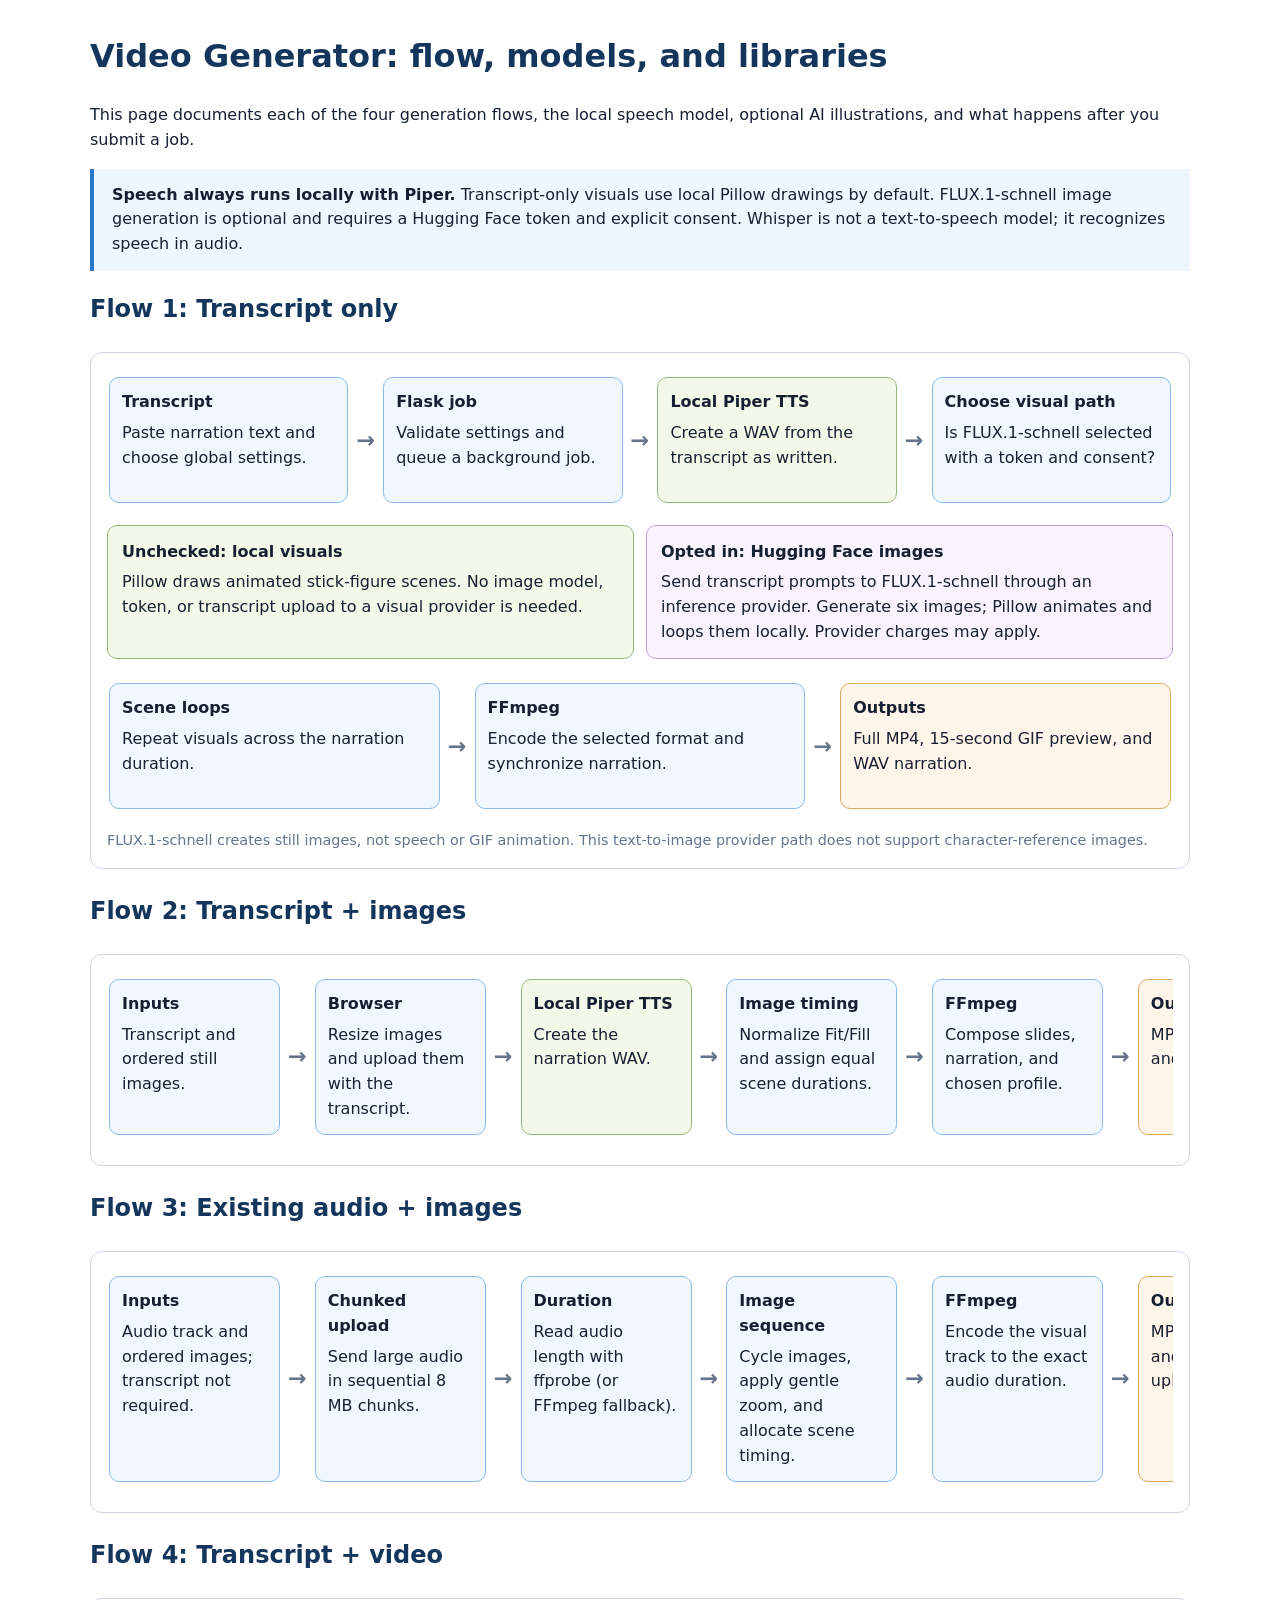
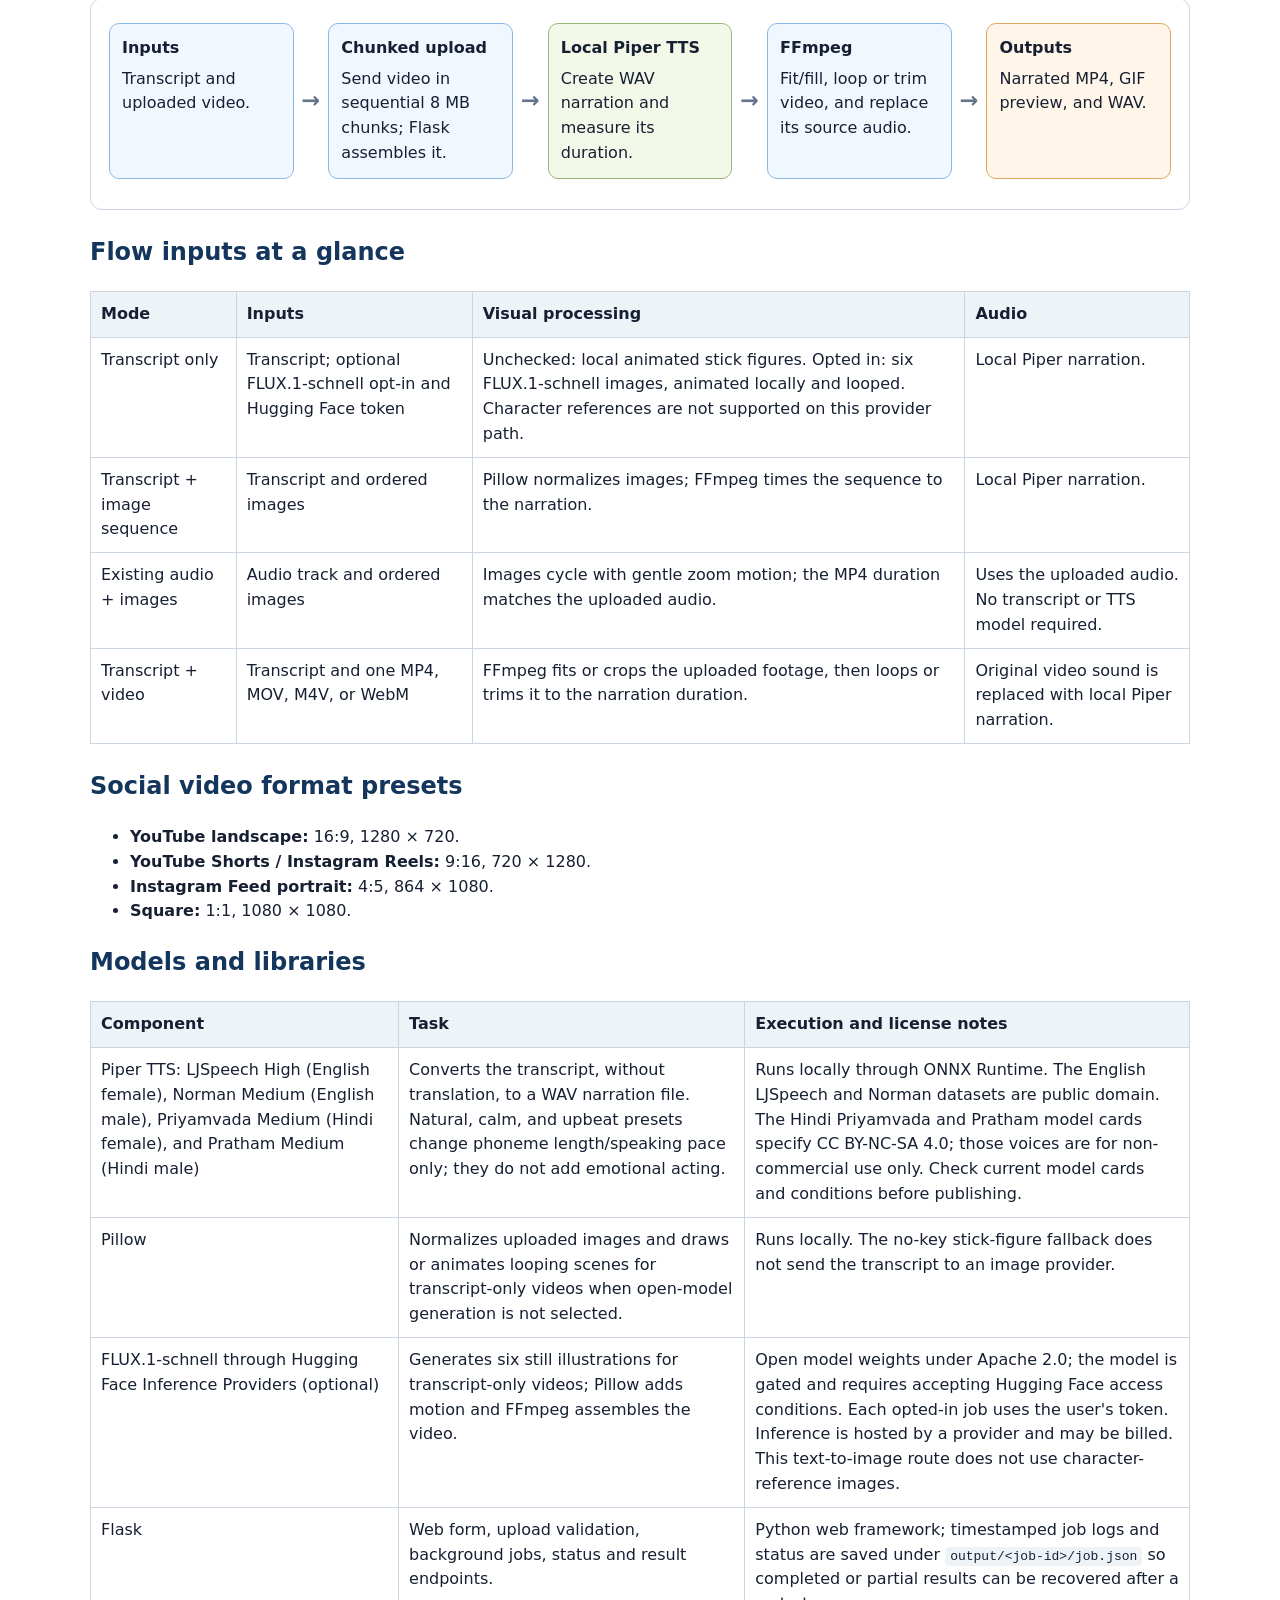
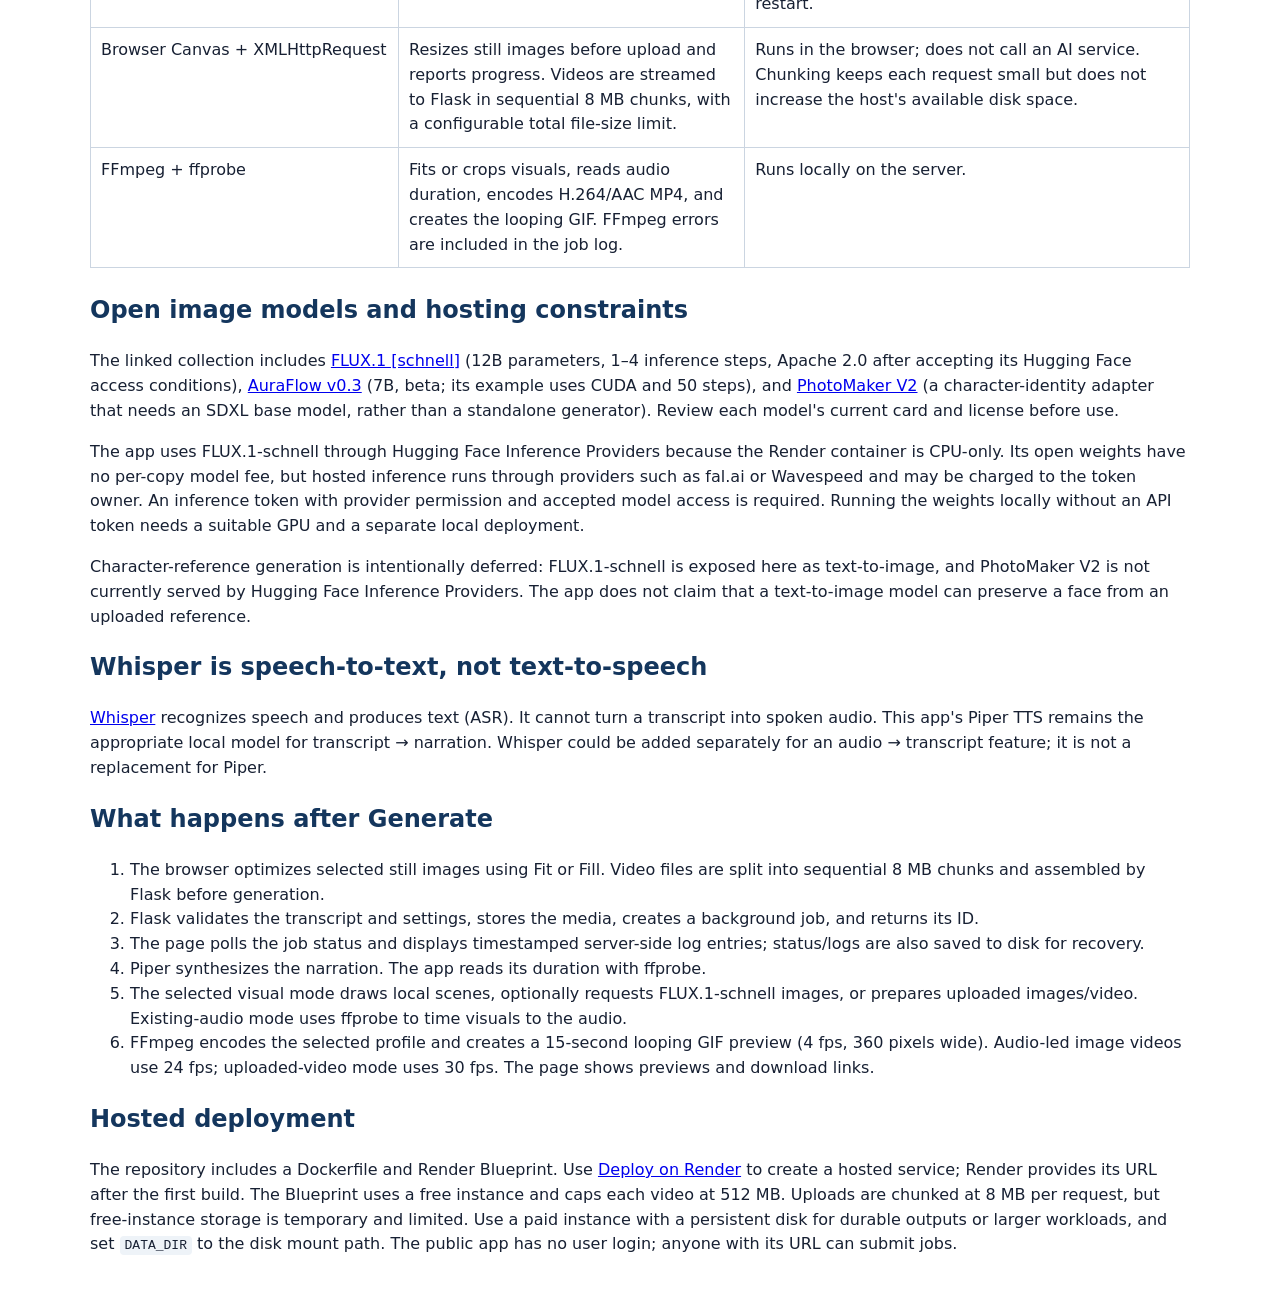
<file: docs/video-generation-flow.html>
<!doctype html>
<html lang="en">
  <head>
    <meta charset="utf-8">
    <meta name="viewport" content="width=device-width, initial-scale=1">
    <title>Video Generator - Flow and Models</title>
    <style>
      :root { color-scheme: light; font-family: system-ui, sans-serif; line-height: 1.55; }
      body { max-width: 1100px; margin: 32px auto; padding: 0 20px; color: #172033; }
      h1, h2 { color: #14365d; }
      .callout { padding: 14px 18px; border-left: 4px solid #2878c8; background: #eef6ff; }
      .flow { margin: 24px 0; padding: 16px; border: 1px solid #cbd5e1; border-radius: 12px; }
      .flow-track { display: flex; align-items: stretch; gap: 8px; overflow-x: auto; padding: 8px 2px 14px; }
      .flow-step { flex: 1 0 145px; min-height: 100px; padding: 12px; border: 1px solid #8bb9e7; border-radius: 10px; background: #f1f7ff; }
      .flow-step.audio { border-color: #9ab77a; background: #f3f8e9; }
      .flow-step.output { border-color: #dda960; background: #fff5e8; }
      .flow-step strong { display: block; margin-bottom: 6px; }
      .flow-arrow { align-self: center; flex: 0 0 auto; color: #64748b; font-size: 1.4rem; font-weight: 700; }
      .flow-branches { display: grid; grid-template-columns: repeat(2, minmax(0, 1fr)); gap: 12px; margin: 8px 0 16px; }
      .flow-branch { padding: 14px; border: 1px solid #9ab77a; border-radius: 10px; background: #f3f8e9; }
      .flow-branch.remote { border-color: #c1a0e8; background: #f8f3ff; }
      .flow-branch strong { display: block; margin-bottom: 5px; }
      .flow-caption { margin: 6px 0 0; color: #64748b; font-size: .9rem; }
      table { width: 100%; border-collapse: collapse; margin: 16px 0 24px; }
      th, td { padding: 10px; border: 1px solid #cbd5e1; text-align: left; vertical-align: top; }
      th { background: #eef3f8; }
      code { background: #eef3f8; padding: 2px 5px; border-radius: 4px; }
      @media (prefers-color-scheme: dark) {
        :root { color-scheme: dark; }
        body { background: #111827; color: #e5e7eb; }
        h1, h2 { color: #bfdbfe; }
        th, td { border-color: #475569; }
        th, code { background: #1f2937; }
        .callout { background: #172554; }
        .flow { border-color: #475569; }
        .flow-step { background: #172554; border-color: #3b82f6; }
        .flow-step.audio, .flow-branch { background: #1d2b1d; border-color: #5e8b3c; }
        .flow-step.output { background: #2e261a; border-color: #c07816; }
        .flow-branch.remote { background: #2a1e39; border-color: #8b5fc0; }
        .flow-caption, .flow-arrow { color: #94a3b8; }
      }
      @media (max-width: 700px) { .flow-branches { grid-template-columns: 1fr; } }
    </style>
  </head>
  <body>
    <h1>Video Generator: flow, models, and libraries</h1>
    <p>This page documents each of the four generation flows, the local speech model, optional AI illustrations, and what happens after you submit a job.</p>

    <div class="callout">
      <strong>Speech always runs locally with Piper.</strong> Transcript-only visuals use local Pillow drawings by default. FLUX.1-schnell image generation is optional and requires a Hugging Face token and explicit consent. Whisper is not a text-to-speech model; it recognizes speech in audio.
    </div>

    <h2>Flow 1: Transcript only</h2>
    <div class="flow" aria-label="Transcript-only generation flow">
      <div class="flow-track">
        <div class="flow-step"><strong>Transcript</strong>Paste narration text and choose global settings.</div><span class="flow-arrow">→</span>
        <div class="flow-step"><strong>Flask job</strong>Validate settings and queue a background job.</div><span class="flow-arrow">→</span>
        <div class="flow-step audio"><strong>Local Piper TTS</strong>Create a WAV from the transcript as written.</div><span class="flow-arrow">→</span>
        <div class="flow-step"><strong>Choose visual path</strong>Is FLUX.1-schnell selected with a token and consent?</div>
      </div>
      <div class="flow-branches">
        <div class="flow-branch"><strong>Unchecked: local visuals</strong>Pillow draws animated stick-figure scenes. No image model, token, or transcript upload to a visual provider is needed.</div>
        <div class="flow-branch remote"><strong>Opted in: Hugging Face images</strong>Send transcript prompts to FLUX.1-schnell through an inference provider. Generate six images; Pillow animates and loops them locally. Provider charges may apply.</div>
      </div>
      <div class="flow-track">
        <div class="flow-step"><strong>Scene loops</strong>Repeat visuals across the narration duration.</div><span class="flow-arrow">→</span>
        <div class="flow-step"><strong>FFmpeg</strong>Encode the selected format and synchronize narration.</div><span class="flow-arrow">→</span>
        <div class="flow-step output"><strong>Outputs</strong>Full MP4, 15-second GIF preview, and WAV narration.</div>
      </div>
      <p class="flow-caption">FLUX.1-schnell creates still images, not speech or GIF animation. This text-to-image provider path does not support character-reference images.</p>
    </div>

    <h2>Flow 2: Transcript + images</h2>
    <div class="flow" aria-label="Transcript and images generation flow">
      <div class="flow-track">
        <div class="flow-step"><strong>Inputs</strong>Transcript and ordered still images.</div><span class="flow-arrow">→</span>
        <div class="flow-step"><strong>Browser</strong>Resize images and upload them with the transcript.</div><span class="flow-arrow">→</span>
        <div class="flow-step audio"><strong>Local Piper TTS</strong>Create the narration WAV.</div><span class="flow-arrow">→</span>
        <div class="flow-step"><strong>Image timing</strong>Normalize Fit/Fill and assign equal scene durations.</div><span class="flow-arrow">→</span>
        <div class="flow-step"><strong>FFmpeg</strong>Compose slides, narration, and chosen profile.</div><span class="flow-arrow">→</span>
        <div class="flow-step output"><strong>Outputs</strong>MP4, GIF preview, and WAV.</div>
      </div>
    </div>

    <h2>Flow 3: Existing audio + images</h2>
    <div class="flow" aria-label="Existing audio and images generation flow">
      <div class="flow-track">
        <div class="flow-step"><strong>Inputs</strong>Audio track and ordered images; transcript not required.</div><span class="flow-arrow">→</span>
        <div class="flow-step"><strong>Chunked upload</strong>Send large audio in sequential 8 MB chunks.</div><span class="flow-arrow">→</span>
        <div class="flow-step"><strong>Duration</strong>Read audio length with ffprobe (or FFmpeg fallback).</div><span class="flow-arrow">→</span>
        <div class="flow-step"><strong>Image sequence</strong>Cycle images, apply gentle zoom, and allocate scene timing.</div><span class="flow-arrow">→</span>
        <div class="flow-step"><strong>FFmpeg</strong>Encode the visual track to the exact audio duration.</div><span class="flow-arrow">→</span>
        <div class="flow-step output"><strong>Outputs</strong>MP4, GIF preview, and original uploaded audio.</div>
      </div>
    </div>

    <h2>Flow 4: Transcript + video</h2>
    <div class="flow" aria-label="Transcript and video generation flow">
      <div class="flow-track">
        <div class="flow-step"><strong>Inputs</strong>Transcript and uploaded video.</div><span class="flow-arrow">→</span>
        <div class="flow-step"><strong>Chunked upload</strong>Send video in sequential 8 MB chunks; Flask assembles it.</div><span class="flow-arrow">→</span>
        <div class="flow-step audio"><strong>Local Piper TTS</strong>Create WAV narration and measure its duration.</div><span class="flow-arrow">→</span>
        <div class="flow-step"><strong>FFmpeg</strong>Fit/fill, loop or trim video, and replace its source audio.</div><span class="flow-arrow">→</span>
        <div class="flow-step output"><strong>Outputs</strong>Narrated MP4, GIF preview, and WAV.</div>
      </div>
    </div>

    <h2>Flow inputs at a glance</h2>
    <table>
      <thead><tr><th>Mode</th><th>Inputs</th><th>Visual processing</th><th>Audio</th></tr></thead>
      <tbody>
        <tr><td>Transcript only</td><td>Transcript; optional FLUX.1-schnell opt-in and Hugging Face token</td><td>Unchecked: local animated stick figures. Opted in: six FLUX.1-schnell images, animated locally and looped. Character references are not supported on this provider path.</td><td>Local Piper narration.</td></tr>
        <tr><td>Transcript + image sequence</td><td>Transcript and ordered images</td><td>Pillow normalizes images; FFmpeg times the sequence to the narration.</td><td>Local Piper narration.</td></tr>
        <tr><td>Existing audio + images</td><td>Audio track and ordered images</td><td>Images cycle with gentle zoom motion; the MP4 duration matches the uploaded audio.</td><td>Uses the uploaded audio. No transcript or TTS model required.</td></tr>
        <tr><td>Transcript + video</td><td>Transcript and one MP4, MOV, M4V, or WebM</td><td>FFmpeg fits or crops the uploaded footage, then loops or trims it to the narration duration.</td><td>Original video sound is replaced with local Piper narration.</td></tr>
      </tbody>
    </table>

    <h2>Social video format presets</h2>
    <ul>
      <li><strong>YouTube landscape:</strong> 16:9, 1280 × 720.</li>
      <li><strong>YouTube Shorts / Instagram Reels:</strong> 9:16, 720 × 1280.</li>
      <li><strong>Instagram Feed portrait:</strong> 4:5, 864 × 1080.</li>
      <li><strong>Square:</strong> 1:1, 1080 × 1080.</li>
    </ul>

    <h2>Models and libraries</h2>
    <table>
      <thead><tr><th>Component</th><th>Task</th><th>Execution and license notes</th></tr></thead>
      <tbody>
        <tr>
          <td>Piper TTS: LJSpeech High (English female), Norman Medium (English male), Priyamvada Medium (Hindi female), and Pratham Medium (Hindi male)</td>
          <td>Converts the transcript, without translation, to a WAV narration file. Natural, calm, and upbeat presets change phoneme length/speaking pace only; they do not add emotional acting.</td>
          <td>Runs locally through ONNX Runtime. The English LJSpeech and Norman datasets are public domain. The Hindi Priyamvada and Pratham model cards specify CC BY-NC-SA 4.0; those voices are for non-commercial use only. Check current model cards and conditions before publishing.</td>
        </tr>
        <tr>
          <td>Pillow</td>
          <td>Normalizes uploaded images and draws or animates looping scenes for transcript-only videos when open-model generation is not selected.</td>
          <td>Runs locally. The no-key stick-figure fallback does not send the transcript to an image provider.</td>
        </tr>
        <tr>
          <td>FLUX.1-schnell through Hugging Face Inference Providers (optional)</td>
          <td>Generates six still illustrations for transcript-only videos; Pillow adds motion and FFmpeg assembles the video.</td>
          <td>Open model weights under Apache 2.0; the model is gated and requires accepting Hugging Face access conditions. Each opted-in job uses the user's token. Inference is hosted by a provider and may be billed. This text-to-image route does not use character-reference images.</td>
        </tr>
        <tr>
          <td>Flask</td>
          <td>Web form, upload validation, background jobs, status and result endpoints.</td>
          <td>Python web framework; timestamped job logs and status are saved under <code>output/&lt;job-id&gt;/job.json</code> so completed or partial results can be recovered after a restart.</td>
        </tr>
        <tr>
          <td>Browser Canvas + XMLHttpRequest</td>
          <td>Resizes still images before upload and reports progress. Videos are streamed to Flask in sequential 8 MB chunks, with a configurable total file-size limit.</td>
          <td>Runs in the browser; does not call an AI service. Chunking keeps each request small but does not increase the host's available disk space.</td>
        </tr>
        <tr>
          <td>FFmpeg + ffprobe</td>
          <td>Fits or crops visuals, reads audio duration, encodes H.264/AAC MP4, and creates the looping GIF. FFmpeg errors are included in the job log.</td>
          <td>Runs locally on the server.</td>
        </tr>
      </tbody>
    </table>
    <h2>Open image models and hosting constraints</h2>
    <p>The linked collection includes <a href="https://huggingface.co/black-forest-labs/FLUX.1-schnell">FLUX.1 [schnell]</a> (12B parameters, 1–4 inference steps, Apache 2.0 after accepting its Hugging Face access conditions), <a href="https://huggingface.co/fal/AuraFlow-v0.3">AuraFlow v0.3</a> (7B, beta; its example uses CUDA and 50 steps), and <a href="https://huggingface.co/TencentARC/PhotoMaker-V2">PhotoMaker V2</a> (a character-identity adapter that needs an SDXL base model, rather than a standalone generator). Review each model's current card and license before use.</p>
    <p>The app uses FLUX.1-schnell through Hugging Face Inference Providers because the Render container is CPU-only. Its open weights have no per-copy model fee, but hosted inference runs through providers such as fal.ai or Wavespeed and may be charged to the token owner. An inference token with provider permission and accepted model access is required. Running the weights locally without an API token needs a suitable GPU and a separate local deployment.</p>
    <p>Character-reference generation is intentionally deferred: FLUX.1-schnell is exposed here as text-to-image, and PhotoMaker V2 is not currently served by Hugging Face Inference Providers. The app does not claim that a text-to-image model can preserve a face from an uploaded reference.</p>

    <h2>Whisper is speech-to-text, not text-to-speech</h2>
    <p><a href="https://github.com/openai/whisper">Whisper</a> recognizes speech and produces text (ASR). It cannot turn a transcript into spoken audio. This app's Piper TTS remains the appropriate local model for transcript → narration. Whisper could be added separately for an audio → transcript feature; it is not a replacement for Piper.</p>

    <h2>What happens after Generate</h2>
    <ol>
      <li>The browser optimizes selected still images using Fit or Fill. Video files are split into sequential 8 MB chunks and assembled by Flask before generation.</li>
      <li>Flask validates the transcript and settings, stores the media, creates a background job, and returns its ID.</li>
      <li>The page polls the job status and displays timestamped server-side log entries; status/logs are also saved to disk for recovery.</li>
      <li>Piper synthesizes the narration. The app reads its duration with ffprobe.</li>
      <li>The selected visual mode draws local scenes, optionally requests FLUX.1-schnell images, or prepares uploaded images/video. Existing-audio mode uses ffprobe to time visuals to the audio.</li>
      <li>FFmpeg encodes the selected profile and creates a 15-second looping GIF preview (4 fps, 360 pixels wide). Audio-led image videos use 24 fps; uploaded-video mode uses 30 fps. The page shows previews and download links.</li>
    </ol>

    <h2>Hosted deployment</h2>
    <p>The repository includes a Dockerfile and Render Blueprint. Use <a href="https://render.com/deploy?repo=https://github.com/SharathKumar18/video-generator">Deploy on Render</a> to create a hosted service; Render provides its URL after the first build. The Blueprint uses a free instance and caps each video at 512 MB. Uploads are chunked at 8 MB per request, but free-instance storage is temporary and limited. Use a paid instance with a persistent disk for durable outputs or larger workloads, and set <code>DATA_DIR</code> to the disk mount path. The public app has no user login; anyone with its URL can submit jobs.</p>
  </body>
</html>
</file>
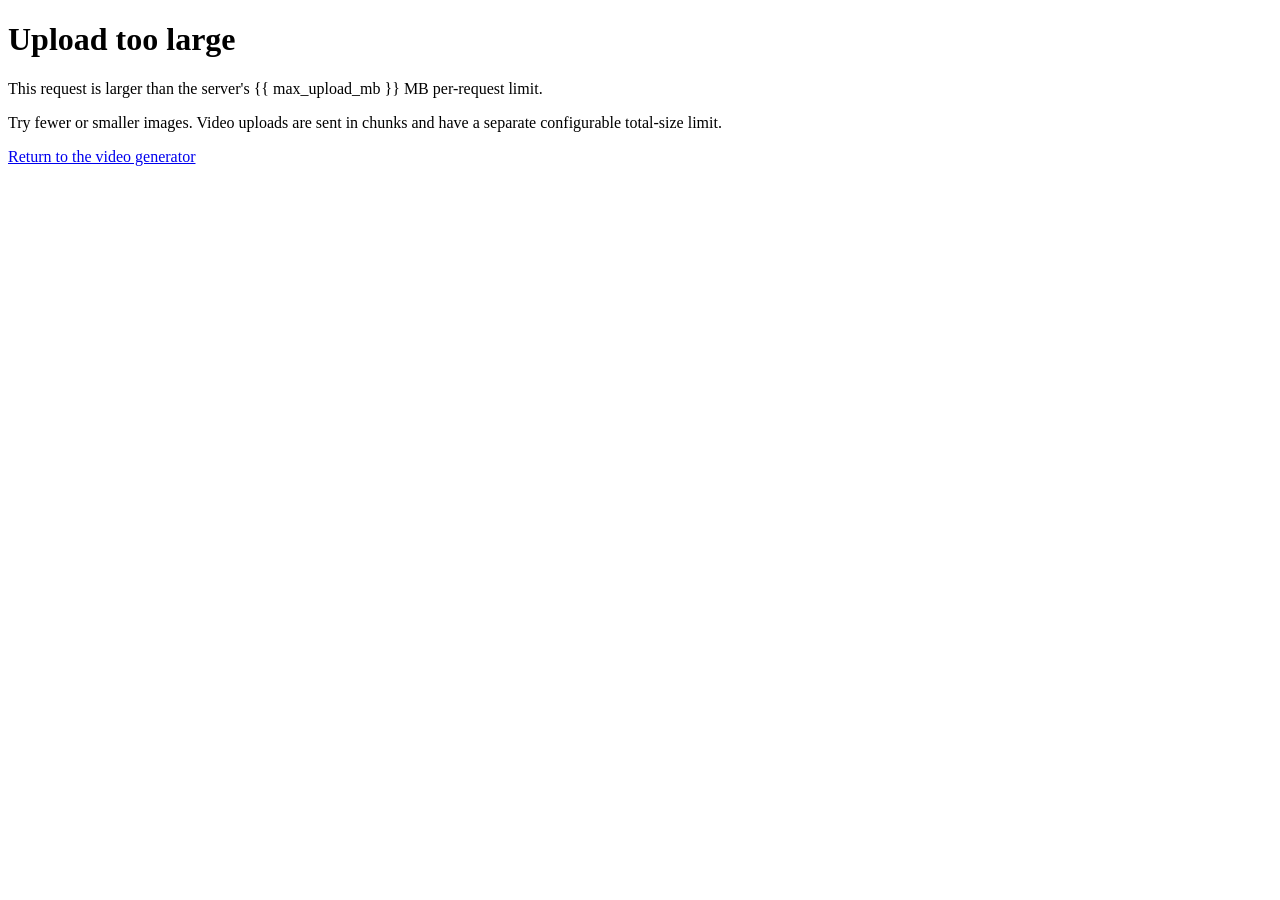
<file: templates/upload_too_large.html>
<!doctype html>
<html lang="en">
  <head>
    <meta charset="utf-8">
    <meta name="viewport" content="width=device-width, initial-scale=1">
    <title>Upload too large</title>
  </head>
  <body>
    <h1>Upload too large</h1>
    <p>This request is larger than the server's {{ max_upload_mb }} MB per-request limit.</p>
    <p>Try fewer or smaller images. Video uploads are sent in chunks and have a separate configurable total-size limit.</p>
    <a href="/">Return to the video generator</a>
  </body>
</html>
</file>
